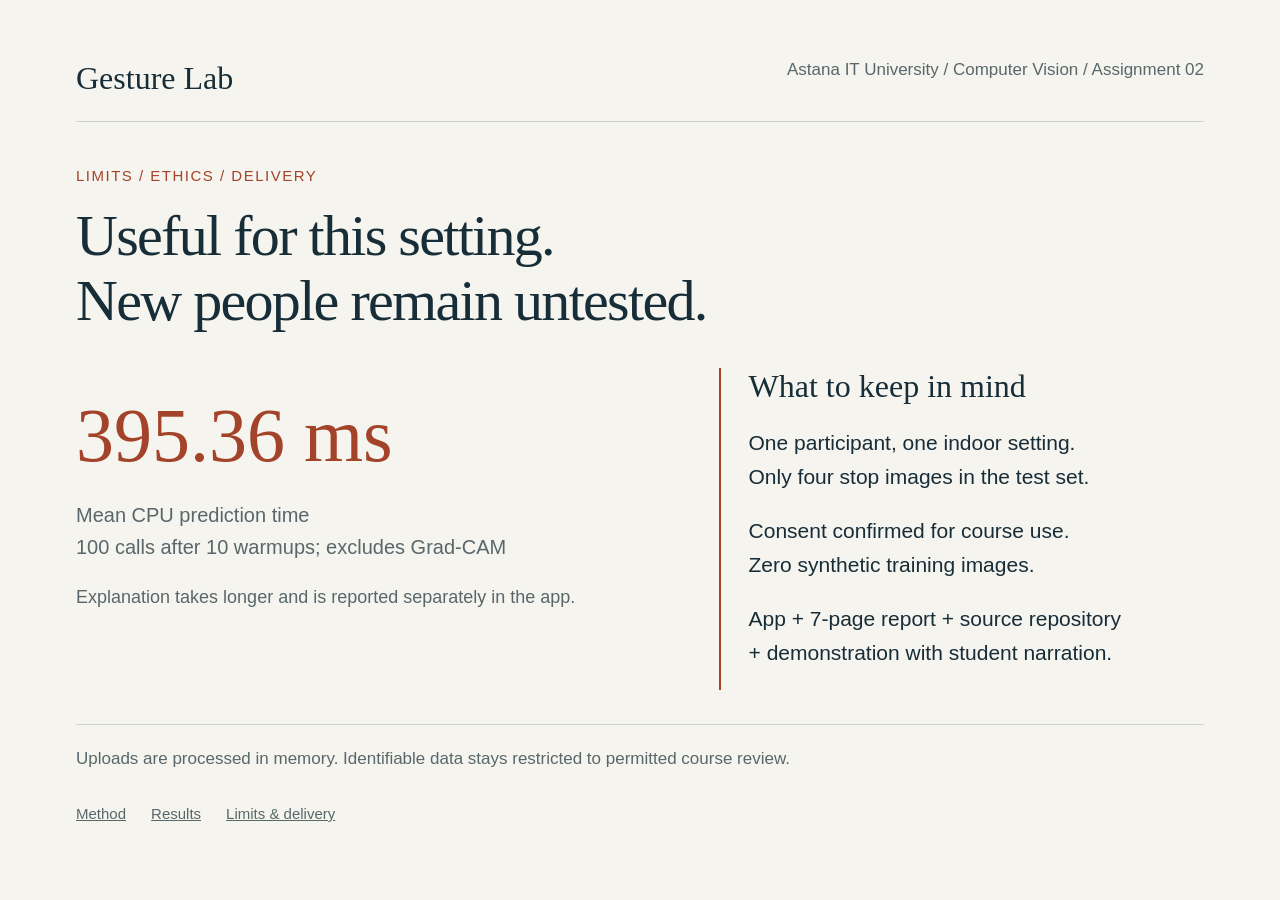
<file: deliverables/presentation/limits.html>
<!doctype html><html lang="en"><meta charset="utf-8"><meta name="viewport" content="width=device-width,initial-scale=1"><title>Gesture Lab | Presentation</title><style>
    *{box-sizing:border-box}body{margin:0;background:#f5f4ef;color:#172d37;font-family:Lato,'Segoe UI',sans-serif}main{padding:60px 76px;max-width:1600px;margin:auto;min-height:100vh}header{display:flex;justify-content:space-between;border-bottom:1px solid #cbd3ce;padding-bottom:24px;font-size:17px;color:#59676b}header b{font:32px Georgia;color:#172d37}.kicker{margin-top:42px;font-size:15px;letter-spacing:.1em;text-transform:uppercase;color:#a34329}h1{font:normal 58px/1.12 Georgia;letter-spacing:-1.7px;margin:16px 0 24px;max-width:1100px}p{font-size:23px;line-height:1.6;max-width:1170px}.split{display:grid;grid-template-columns:1.2fr 1fr;gap:60px;margin-top:34px}.step{display:flex;align-items:baseline;gap:25px;padding:20px 0;border-top:1px solid #cbd3ce}.step span{font-size:16px;color:#a34329}.step strong{font-size:26px;font-weight:500}.step small{margin-left:auto;font-size:17px;color:#59676b}.aside{border-left:2px solid #a34329;padding-left:28px}.aside h2{font:32px Georgia;margin:0 0 20px}.aside p{font-size:21px}table{width:100%;border-collapse:collapse;margin-top:26px;font-variant-numeric:tabular-nums}th{text-align:left;color:#59676b;font-size:16px;font-weight:500}td{font-size:24px}th,td{padding:19px 18px;border-bottom:1px solid #cbd3ce}td:first-child,th:first-child{padding-left:0}tr.selected{background:#e7ece9}.num{text-align:right}.note{color:#59676b;font-size:18px}.bottom{border-top:1px solid #cbd3ce;margin-top:34px;padding-top:20px;font-size:17px;color:#59676b}.measure{font:76px Georgia;color:#a34329;margin:24px 0 6px}.support{font-size:20px;color:#59676b}.links{display:flex;gap:25px;font-size:15px;margin-top:32px}a{color:#59676b} @media(max-width:900px){main{padding:30px}.split{grid-template-columns:1fr}h1{font-size:38px}td{font-size:18px}.step small{margin-left:0}header{font-size:12px}header b{font-size:24px}p{font-size:20px}}
    </style><main><header><b>Gesture Lab</b><span>Astana IT University / Computer Vision / Assignment 02</span></header><p class="kicker">Limits / ethics / delivery</p><h1>Useful for this setting.<br>New people remain untested.</h1><div class="split"><div><p class="measure">395.36 ms</p><p class="support">Mean CPU prediction time<br>100 calls after 10 warmups; excludes Grad-CAM</p><p class="note">Explanation takes longer and is reported separately in the app.</p></div><div class="aside"><h2>What to keep in mind</h2><p>One participant, one indoor setting.<br>Only four stop images in the test set.</p><p>Consent confirmed for course use.<br>Zero synthetic training images.</p><p>App + 7-page report + source repository<br>+ demonstration with student narration.</p></div></div><p class="bottom">Uploads are processed in memory. Identifiable data stays restricted to permitted course review.</p><nav class="links" aria-label="Presentation pages"><a href="method.html">Method</a><a href="results.html">Results</a><a href="limits.html">Limits & delivery</a></nav></main></html>
</file>
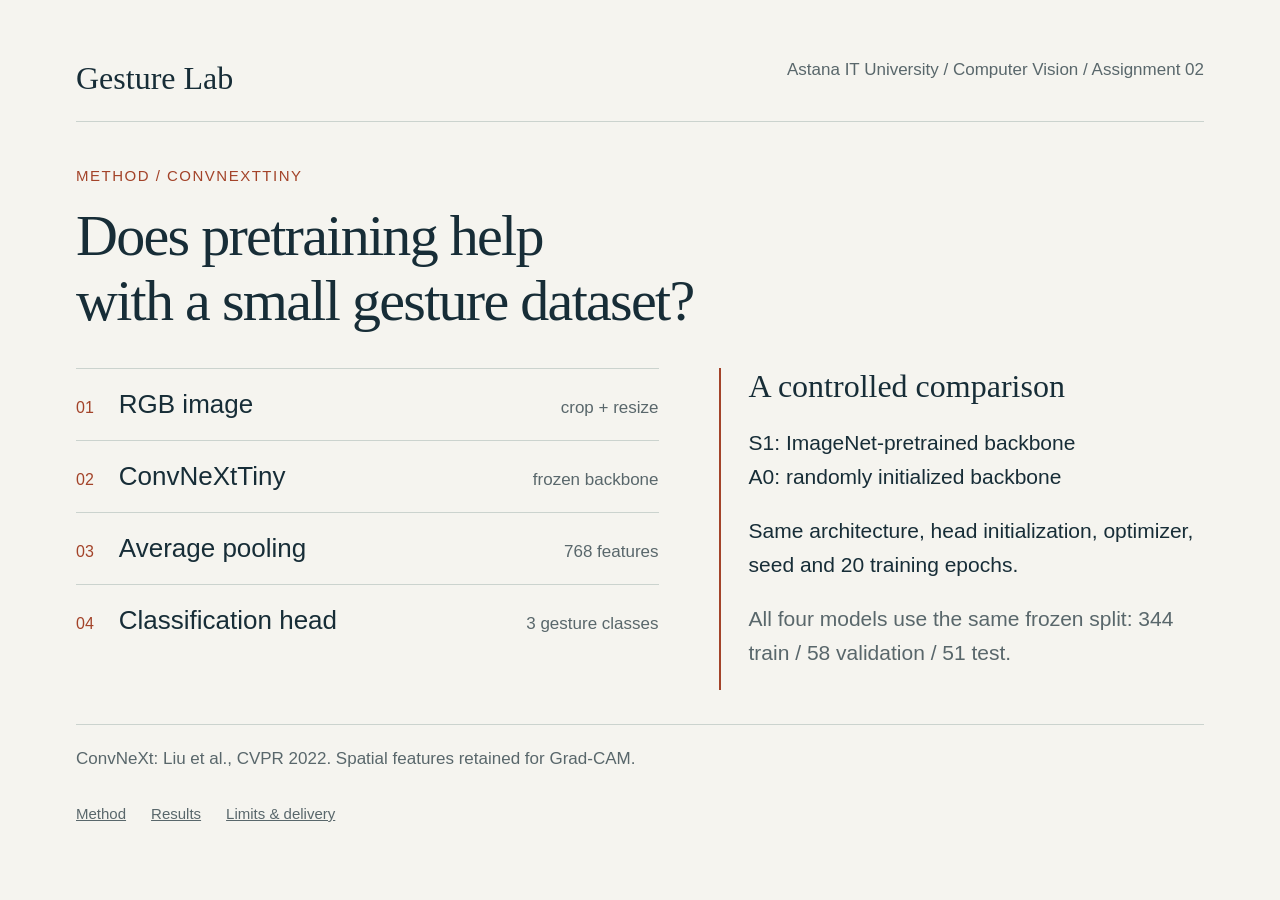
<file: deliverables/presentation/method.html>
<!doctype html><html lang="en"><meta charset="utf-8"><meta name="viewport" content="width=device-width,initial-scale=1"><title>Gesture Lab | Presentation</title><style>
    *{box-sizing:border-box}body{margin:0;background:#f5f4ef;color:#172d37;font-family:Lato,'Segoe UI',sans-serif}main{padding:60px 76px;max-width:1600px;margin:auto;min-height:100vh}header{display:flex;justify-content:space-between;border-bottom:1px solid #cbd3ce;padding-bottom:24px;font-size:17px;color:#59676b}header b{font:32px Georgia;color:#172d37}.kicker{margin-top:42px;font-size:15px;letter-spacing:.1em;text-transform:uppercase;color:#a34329}h1{font:normal 58px/1.12 Georgia;letter-spacing:-1.7px;margin:16px 0 24px;max-width:1100px}p{font-size:23px;line-height:1.6;max-width:1170px}.split{display:grid;grid-template-columns:1.2fr 1fr;gap:60px;margin-top:34px}.step{display:flex;align-items:baseline;gap:25px;padding:20px 0;border-top:1px solid #cbd3ce}.step span{font-size:16px;color:#a34329}.step strong{font-size:26px;font-weight:500}.step small{margin-left:auto;font-size:17px;color:#59676b}.aside{border-left:2px solid #a34329;padding-left:28px}.aside h2{font:32px Georgia;margin:0 0 20px}.aside p{font-size:21px}table{width:100%;border-collapse:collapse;margin-top:26px;font-variant-numeric:tabular-nums}th{text-align:left;color:#59676b;font-size:16px;font-weight:500}td{font-size:24px}th,td{padding:19px 18px;border-bottom:1px solid #cbd3ce}td:first-child,th:first-child{padding-left:0}tr.selected{background:#e7ece9}.num{text-align:right}.note{color:#59676b;font-size:18px}.bottom{border-top:1px solid #cbd3ce;margin-top:34px;padding-top:20px;font-size:17px;color:#59676b}.measure{font:76px Georgia;color:#a34329;margin:24px 0 6px}.support{font-size:20px;color:#59676b}.links{display:flex;gap:25px;font-size:15px;margin-top:32px}a{color:#59676b} @media(max-width:900px){main{padding:30px}.split{grid-template-columns:1fr}h1{font-size:38px}td{font-size:18px}.step small{margin-left:0}header{font-size:12px}header b{font-size:24px}p{font-size:20px}}
    </style><main><header><b>Gesture Lab</b><span>Astana IT University / Computer Vision / Assignment 02</span></header><p class="kicker">Method / ConvNeXtTiny</p><h1>Does pretraining help<br>with a small gesture dataset?</h1><div class="split"><div><div class="step"><span>01</span><strong>RGB image</strong><small>crop + resize</small></div><div class="step"><span>02</span><strong>ConvNeXtTiny</strong><small>frozen backbone</small></div><div class="step"><span>03</span><strong>Average pooling</strong><small>768 features</small></div><div class="step"><span>04</span><strong>Classification head</strong><small>3 gesture classes</small></div></div><div class="aside"><h2>A controlled comparison</h2><p>S1: ImageNet-pretrained backbone<br>A0: randomly initialized backbone</p><p>Same architecture, head initialization, optimizer, seed and 20 training epochs.</p><p class="note">All four models use the same frozen split: 344 train / 58 validation / 51 test.</p></div></div><p class="bottom">ConvNeXt: Liu et al., CVPR 2022. Spatial features retained for Grad-CAM.</p><nav class="links" aria-label="Presentation pages"><a href="method.html">Method</a><a href="results.html">Results</a><a href="limits.html">Limits & delivery</a></nav></main></html>
</file>
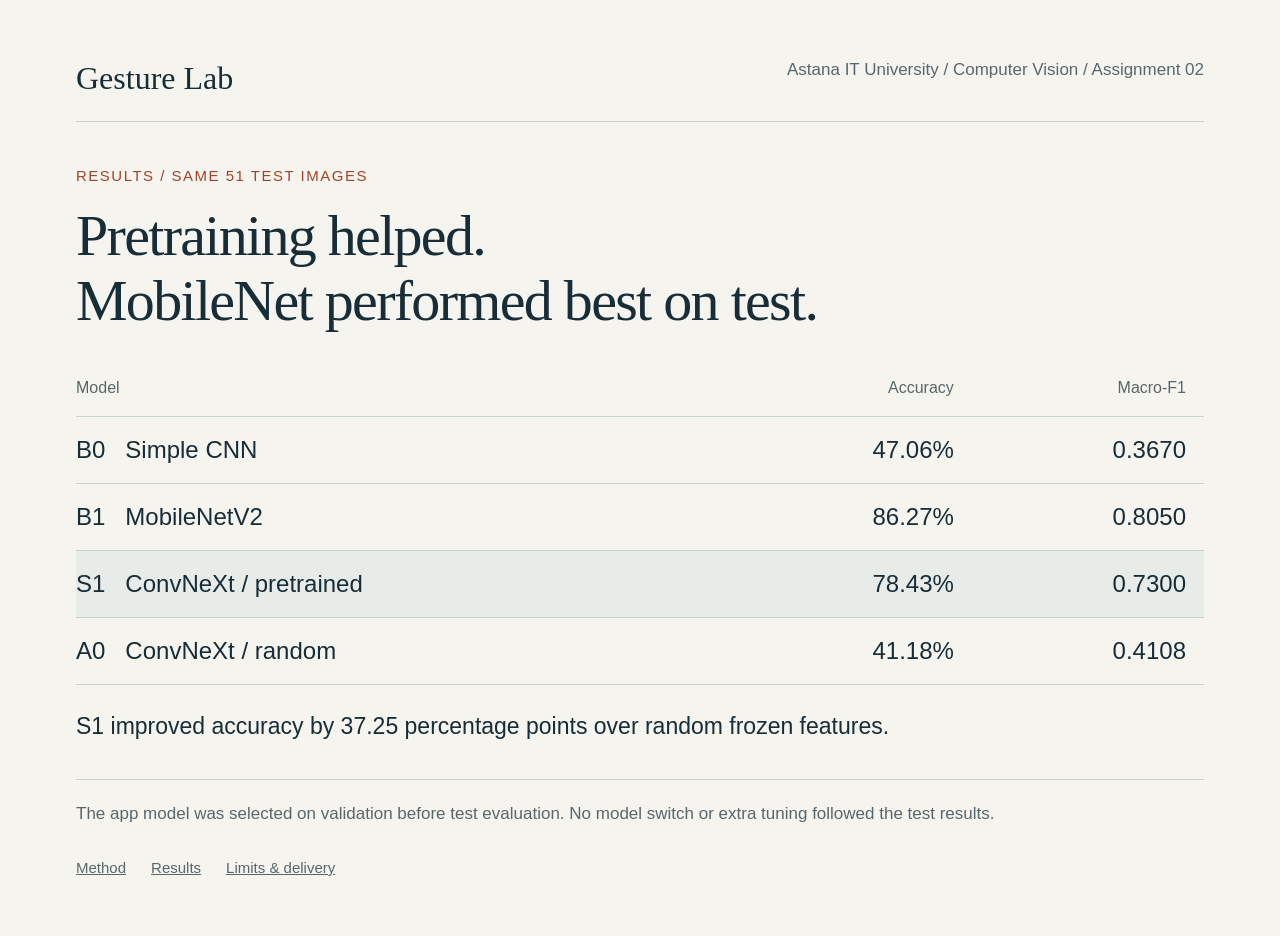
<file: deliverables/presentation/results.html>
<!doctype html><html lang="en"><meta charset="utf-8"><meta name="viewport" content="width=device-width,initial-scale=1"><title>Gesture Lab | Presentation</title><style>
    *{box-sizing:border-box}body{margin:0;background:#f5f4ef;color:#172d37;font-family:Lato,'Segoe UI',sans-serif}main{padding:60px 76px;max-width:1600px;margin:auto;min-height:100vh}header{display:flex;justify-content:space-between;border-bottom:1px solid #cbd3ce;padding-bottom:24px;font-size:17px;color:#59676b}header b{font:32px Georgia;color:#172d37}.kicker{margin-top:42px;font-size:15px;letter-spacing:.1em;text-transform:uppercase;color:#a34329}h1{font:normal 58px/1.12 Georgia;letter-spacing:-1.7px;margin:16px 0 24px;max-width:1100px}p{font-size:23px;line-height:1.6;max-width:1170px}.split{display:grid;grid-template-columns:1.2fr 1fr;gap:60px;margin-top:34px}.step{display:flex;align-items:baseline;gap:25px;padding:20px 0;border-top:1px solid #cbd3ce}.step span{font-size:16px;color:#a34329}.step strong{font-size:26px;font-weight:500}.step small{margin-left:auto;font-size:17px;color:#59676b}.aside{border-left:2px solid #a34329;padding-left:28px}.aside h2{font:32px Georgia;margin:0 0 20px}.aside p{font-size:21px}table{width:100%;border-collapse:collapse;margin-top:26px;font-variant-numeric:tabular-nums}th{text-align:left;color:#59676b;font-size:16px;font-weight:500}td{font-size:24px}th,td{padding:19px 18px;border-bottom:1px solid #cbd3ce}td:first-child,th:first-child{padding-left:0}tr.selected{background:#e7ece9}.num{text-align:right}.note{color:#59676b;font-size:18px}.bottom{border-top:1px solid #cbd3ce;margin-top:34px;padding-top:20px;font-size:17px;color:#59676b}.measure{font:76px Georgia;color:#a34329;margin:24px 0 6px}.support{font-size:20px;color:#59676b}.links{display:flex;gap:25px;font-size:15px;margin-top:32px}a{color:#59676b} @media(max-width:900px){main{padding:30px}.split{grid-template-columns:1fr}h1{font-size:38px}td{font-size:18px}.step small{margin-left:0}header{font-size:12px}header b{font-size:24px}p{font-size:20px}}
    </style><main><header><b>Gesture Lab</b><span>Astana IT University / Computer Vision / Assignment 02</span></header><p class="kicker">Results / same 51 test images</p><h1>Pretraining helped.<br>MobileNet performed best on test.</h1><table><thead><tr><th>Model</th><th class="num">Accuracy</th><th class="num">Macro-F1</th></tr></thead><tbody><tr class=""><td>B0 &nbsp; Simple CNN</td><td class="num">47.06%</td><td class="num">0.3670</td></tr><tr class=""><td>B1 &nbsp; MobileNetV2</td><td class="num">86.27%</td><td class="num">0.8050</td></tr><tr class="selected"><td>S1 &nbsp; ConvNeXt / pretrained</td><td class="num">78.43%</td><td class="num">0.7300</td></tr><tr class=""><td>A0 &nbsp; ConvNeXt / random</td><td class="num">41.18%</td><td class="num">0.4108</td></tr></tbody></table><p>S1 improved accuracy by 37.25 percentage points over random frozen features.</p><p class="bottom">The app model was selected on validation before test evaluation. No model switch or extra tuning followed the test results.</p><nav class="links" aria-label="Presentation pages"><a href="method.html">Method</a><a href="results.html">Results</a><a href="limits.html">Limits & delivery</a></nav></main></html>
</file>
